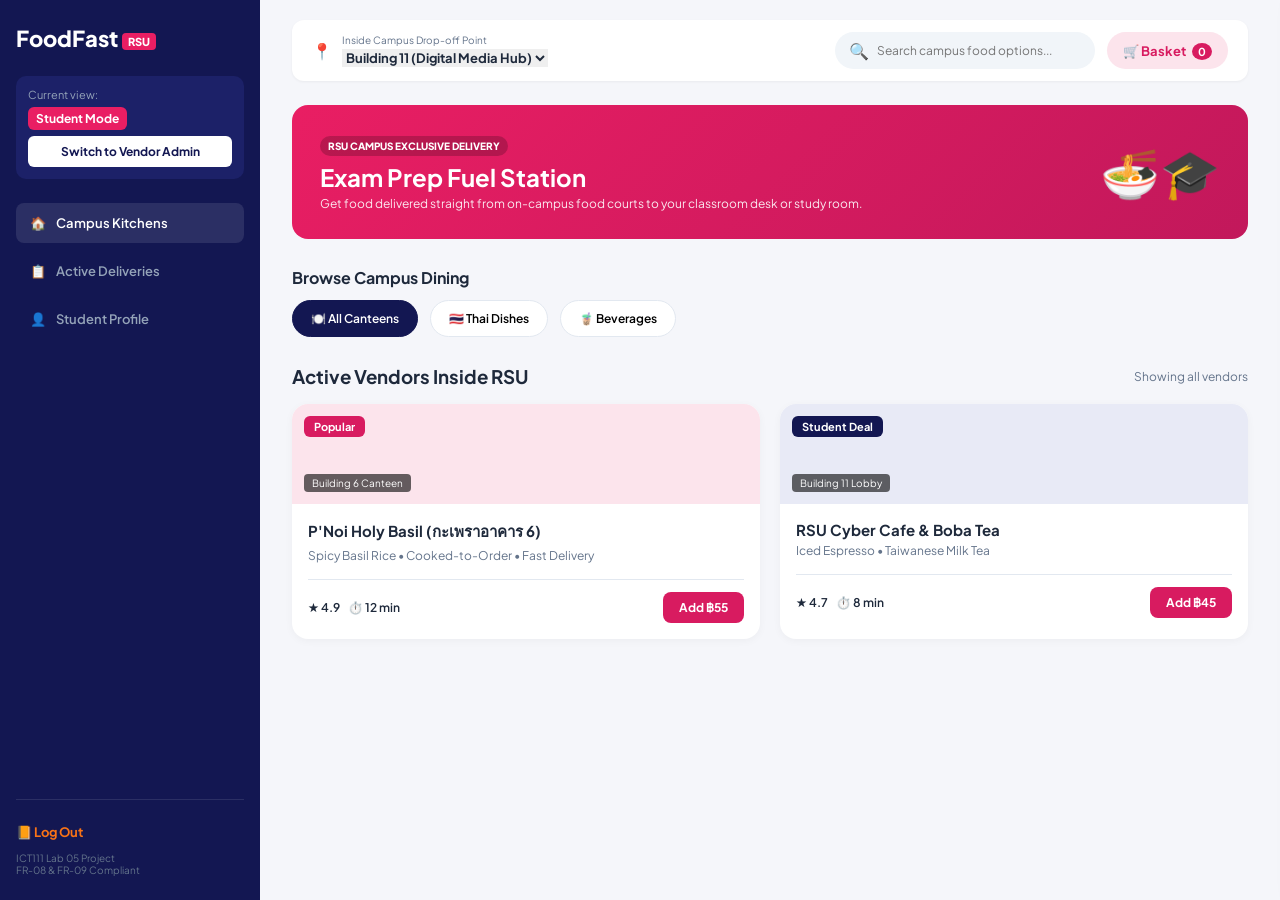
<file: index.html>
<!DOCTYPE html>
<html lang="en">

<head>
    <meta charset="UTF-8">
    <meta name="viewport" content="width=device-width, initial-scale=1.0">
    <title>FoodFast RSU — Campus Dining MVP</title>
    <link rel="stylesheet" href="style.css">
    <link href="https://fonts.googleapis.com/css2?family=Plus+Jakarta+Sans:wght@400;500;600;700;800&display=swap"
        rel="stylesheet">
</head>

<body>
    <div class="app-container">
        <!-- Sidebar Navigation -->
        <aside class="sidebar">
            <div class="brand">
                <h1>FoodFast <span>RSU</span></h1>
            </div>

            <div class="mode-switcher-card">
                <p class="view-label">Current view:</p>
                <div class="mode-badge" id="currentModeBadge">Student Mode</div>
                <button class="btn-switch" id="toggleModeBtn" onclick="toggleViewMode()">Switch to Vendor Admin</button>
            </div>

            <nav class="nav-menu" id="studentNav">
                <button class="nav-item active" onclick="switchTab('kitchens')">
                    <span class="icon">🏠</span> Campus Kitchens
                </button>
                <button class="nav-item" onclick="switchTab('deliveries')">
                    <span class="icon">📋</span> Active Deliveries
                </button>
                <button class="nav-item" onclick="switchTab('profile')">
                    <span class="icon">👤</span> Student Profile
                </button>
            </nav>

            <nav class="nav-menu hidden" id="vendorNav">
                <button class="nav-item active" onclick="switchTab('vendor-dashboard')">
                    <span class="icon">🍳</span> Kitchen Dashboard
                </button>
            </nav>

            <div class="sidebar-footer">
                <button class="btn-logout"><span class="icon">📙</span> Log Out</button>
                <div class="footer-meta">
                    <p>ICT111 Lab 05 Project</p>
                    <p>FR-08 & FR-09 Compliant</p>
                </div>
            </div>
        </aside>

        <!-- Main Content Area -->
        <main class="main-content">
            <!-- Top Header -->
            <header class="top-header">
                <div class="dropoff-selector">
                    <span class="pin-icon">📍</span>
                    <div class="dropoff-text">
                        <label>Inside Campus Drop-off Point</label>
                        <select id="dropoffSelect">
                            <option value="b11">Building 11 (Digital Media Hub)</option>
                            <option value="b6">Building 6 Canteen</option>
                            <option value="b1">Building 1 Main Library</option>
                        </select>
                    </div>
                </div>

                <div class="header-actions">
                    <div class="search-box">
                        <span class="search-icon">🔍</span>
                        <input type="text" id="searchInput" placeholder="Search campus food options..."
                            oninput="handleSearch()">
                    </div>
                    <button class="btn-basket" onclick="toggleCartDrawer()">
                        🛒 Basket <span class="cart-badge" id="cartCount">0</span>
                    </button>
                </div>
            </header>

            <!-- TAB 1: Campus Kitchens (Student Mode) -->
            <section id="tab-kitchens" class="tab-content active">
                <!-- Promo Banner -->
                <div class="promo-banner">
                    <div class="promo-text">
                        <span class="promo-tag">RSU CAMPUS EXCLUSIVE DELIVERY</span>
                        <h2>Exam Prep Fuel Station</h2>
                        <p>Get food delivered straight from on-campus food courts to your classroom desk or study room.
                        </p>
                    </div>
                    <div class="promo-graphic">🍜🎓</div>
                </div>

                <!-- Dining Categories -->
                <div class="section-title">
                    <h3>Browse Campus Dining</h3>
                </div>
                <div class="filter-pills">
                    <button class="pill active" onclick="filterCategory('all')">🍽️ All Canteens</button>
                    <button class="pill" onclick="filterCategory('thai')">🇹🇭 Thai Dishes</button>
                    <button class="pill" onclick="filterCategory('beverages')">🧋 Beverages</button>
                </div>

                <!-- Active Vendors Grid -->
                <div class="section-header">
                    <h3>Active Vendors Inside RSU</h3>
                    <span class="meta-count" id="vendorCountText">Showing all vendors</span>
                </div>

                <div class="vendor-grid" id="vendorGrid">
                    <!-- Cards dynamically loaded via script.js -->
                </div>
            </section>

            <!-- TAB 2: Active Deliveries (Student Mode) -->
            <section id="tab-deliveries" class="tab-content hidden">
                <div class="section-title">
                    <h3>Active Orders</h3>
                </div>
                <div class="delivery-card-panel" id="activeDeliveryPanel">
                    <div class="courier-icon">🛵</div>
                    <h4>FoodFast Courier dispatched from Campus Kitchen</h4>
                    <p class="route-info">Route Destination: <strong id="deliveryDestination">Building 11 (Digital Media
                            Hub)</strong></p>
                    <p class="status-msg">Status: <span id="deliveryStatusText">Preparing your fresh student
                            meal...</span></p>
                    <div class="progress-bar-container">
                        <div class="progress-bar-fill" id="deliveryProgress"></div>
                    </div>
                </div>
            </section>

            <!-- TAB 3: Student Profile -->
            <section id="tab-profile" class="tab-content hidden">
                <div class="section-title">
                    <h3>Student Account Information</h3>
                </div>
                <div class="profile-card">
                    <div class="avatar-box">🎓</div>
                    <div class="profile-details">
                        <h4>somchai.m67</h4>
                        <p>somchai.m67@rsu.ac.th</p>
                        <span class="badge-vip">FoodFast VIP Tier</span>
                    </div>
                </div>
            </section>

            <!-- TAB 4: Vendor Admin Dashboard -->
            <section id="tab-vendor-dashboard" class="tab-content hidden">
                <div class="section-title">
                    <h3>Kitchen Management Operations Portal</h3>
                    <p class="sub-text">Live incoming feeds from RSU classroom zones</p>
                </div>

                <div class="admin-grid">
                    <div class="admin-panel">
                        <div class="panel-header">
                            <h4>Incoming Orders Queue</h4>
                            <span class="live-dot">• LIVE</span>
                        </div>
                        <div class="queue-body" id="vendorQueue">
                            <p class="empty-msg">No incoming active student orders received.</p>
                        </div>
                    </div>

                    <div class="admin-panel">
                        <div class="panel-header">
                            <h4>Active Dispatch Log & Runner Assignments</h4>
                        </div>
                        <div class="metrics-row">
                            <div class="metric-box">
                                <label>ACTIVE ORDERS</label>
                                <div class="metric-val" id="activeOrderMetric">0</div>
                            </div>
                            <div class="metric-box">
                                <label>PENDING RUNNERS</label>
                                <div class="metric-val highlight">4 Available</div>
                            </div>
                        </div>

                        <h5>Dynamic Campus Dispatch Matrix</h5>
                        <table class="dispatch-table">
                            <thead>
                                <tr>
                                    <th>Order ID</th>
                                    <th>Target Destination Hub</th>
                                    <th>Preparation Phase Timeline</th>
                                    <th>Assigned Student Runner</th>
                                    <th>Operations Dispatch Status</th>
                                </tr>
                            </thead>
                            <tbody id="dispatchTableBody">
                                <tr>
                                    <td colspan="5" class="empty-msg">No routes active across campus.</td>
                                </tr>
                            </tbody>
                        </table>
                    </div>
                </div>
            </section>
        </main>

        <!-- Slide-over Order Basket / Drawer -->
        <div class="cart-overlay" id="cartOverlay" onclick="toggleCartDrawer()"></div>
        <div class="cart-drawer" id="cartDrawer">
            <div class="drawer-header">
                <h3>Your Campus Order Basket</h3>
                <button class="btn-close" onclick="toggleCartDrawer()">✕</button>
            </div>
            <div class="drawer-body" id="cartItemsList">
                <p class="empty-msg">Your basket is empty. Add items from the menu!</p>
            </div>
            <div class="drawer-footer">
                <div class="summary-line">
                    <span>Subtotal:</span>
                    <strong id="cartSubtotal">฿0.00</strong>
                </div>
                <div class="summary-line">
                    <span>Campus Delivery Fee:</span>
                    <span class="free-text">FREE</span>
                </div>
                <div class="summary-line total">
                    <span>Total:</span>
                    <strong id="cartTotal">฿0.00</strong>
                </div>
                <button class="btn-confirm" onclick="checkoutOrder()">Confirm Order & Pay</button>
            </div>
        </div>
    </div>

    <script src="script.js"></script>
</body>

</html>
</file>
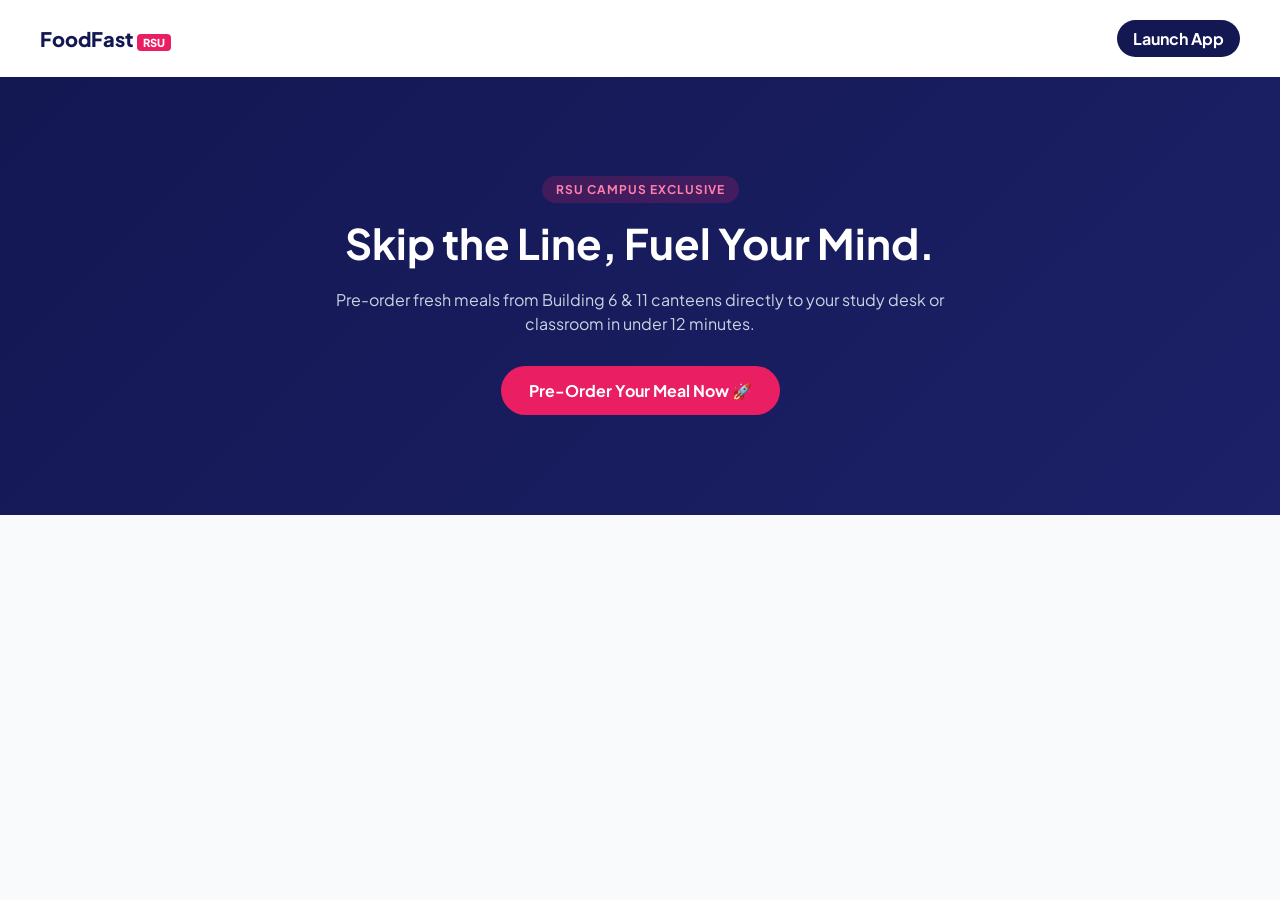
<file: landing-page/index.html>
<!DOCTYPE html>
<html lang="en">
<head>
    <meta charset="UTF-8">
    <meta name="viewport" content="width=device-width, initial-scale=1.0">
    <title>FoodFast RSU — Campus Dining Delivered Fast</title>
    <link rel="stylesheet" href="style.css">
    <link href="https://fonts.googleapis.com/css2?family=Plus+Jakarta+Sans:wght@400;600;700;800&display=swap" rel="stylesheet">
</head>
<body>
    <header class="navbar">
        <div class="logo">FoodFast <span>RSU</span></div>
        <a href="../prototype/index.html" class="btn-nav">Launch App</a>
    </header>
    <section class="hero">
        <div class="hero-content">
            <span class="badge">RSU CAMPUS EXCLUSIVE</span>
            <h1>Skip the Line, Fuel Your Mind.</h1>
            <p>Pre-order fresh meals from Building 6 & 11 canteens directly to your study desk or classroom in under 12 minutes.</p>
            <div class="cta-group">
                <a href="../prototype/index.html" class="btn-primary" id="cta-button">Pre-Order Your Meal Now 🚀</a>
            </div>
        </div>
    </section>
    <script src="script.js"></script>
</body>
</html>
</file>
<file: style.css>
:root {
    --bg-main: #f5f6fa;
    --navy-sidebar: #131752;
    --navy-card: #1c2168;
    --pink-accent: #e91e63;
    --pink-button: #d81b60;
    --text-dark: #1e293b;
    --text-muted: #64748b;
    --border-color: #e2e8f0;
    --font-family: 'Plus Jakarta Sans', -apple-system, BlinkMacSystemFont, sans-serif;
}

* {
    box-sizing: border-box;
    margin: 0;
    padding: 0;
    font-family: var(--font-family);
}

body {
    background-color: var(--bg-main);
    color: var(--text-dark);
    height: 100vh;
    overflow: hidden;
}

.app-container {
    display: flex;
    height: 100vh;
    width: 100vw;
}

/* Sidebar */
.sidebar {
    width: 260px;
    background-color: var(--navy-sidebar);
    color: #ffffff;
    display: flex;
    flex-direction: column;
    padding: 24px 16px;
    flex-shrink: 0;
}

.brand h1 {
    font-size: 22px;
    font-weight: 800;
    color: #ffffff;
}

.brand h1 span {
    background-color: var(--pink-accent);
    font-size: 11px;
    padding: 2px 6px;
    border-radius: 4px;
    vertical-align: middle;
}

.mode-switcher-card {
    background-color: var(--navy-card);
    border-radius: 10px;
    padding: 12px;
    margin-top: 24px;
    margin-bottom: 24px;
}

.view-label {
    font-size: 11px;
    color: #94a3b8;
}

.mode-badge {
    background-color: var(--pink-accent);
    color: #ffffff;
    font-size: 12px;
    font-weight: 700;
    padding: 4px 8px;
    border-radius: 6px;
    display: inline-block;
    margin: 6px 0;
}

.btn-switch {
    width: 100%;
    background-color: #ffffff;
    color: var(--navy-sidebar);
    border: none;
    padding: 8px;
    border-radius: 6px;
    font-size: 12px;
    font-weight: 700;
    cursor: pointer;
}

.nav-menu {
    display: flex;
    flex-direction: column;
    gap: 8px;
}

.nav-item {
    background: transparent;
    border: none;
    color: #94a3b8;
    padding: 12px 14px;
    border-radius: 8px;
    text-align: left;
    font-size: 13px;
    font-weight: 600;
    cursor: pointer;
    display: flex;
    align-items: center;
    gap: 10px;
}

.nav-item.active,
.nav-item:hover {
    background-color: rgba(255, 255, 255, 0.1);
    color: #ffffff;
}

.sidebar-footer {
    margin-top: auto;
    padding-top: 20px;
    border-top: 1px solid rgba(255, 255, 255, 0.1);
}

.btn-logout {
    background: transparent;
    border: none;
    color: #f97316;
    font-size: 13px;
    font-weight: 700;
    cursor: pointer;
    margin-bottom: 12px;
}

.footer-meta p {
    font-size: 10px;
    color: #64748b;
}

/* Main Content Area */
.main-content {
    flex: 1;
    overflow-y: auto;
    padding: 20px 32px;
}

.top-header {
    display: flex;
    justify-content: space-between;
    align-items: center;
    background-color: #ffffff;
    padding: 12px 20px;
    border-radius: 12px;
    margin-bottom: 24px;
    box-shadow: 0 1px 3px rgba(0, 0, 0, 0.05);
}

.dropoff-selector {
    display: flex;
    align-items: center;
    gap: 10px;
}

.dropoff-text label {
    display: block;
    font-size: 10px;
    color: var(--text-muted);
}

.dropoff-text select {
    border: none;
    font-size: 13px;
    font-weight: 700;
    color: var(--text-dark);
    outline: none;
}

.header-actions {
    display: flex;
    gap: 12px;
}

.search-box {
    background-color: #f1f5f9;
    padding: 8px 14px;
    border-radius: 20px;
    display: flex;
    align-items: center;
    gap: 8px;
    width: 260px;
}

.search-box input {
    border: none;
    background: transparent;
    outline: none;
    font-size: 12px;
    width: 100%;
}

.btn-basket {
    background-color: #fce4ec;
    color: var(--pink-button);
    border: none;
    padding: 8px 16px;
    border-radius: 20px;
    font-size: 13px;
    font-weight: 700;
    cursor: pointer;
}

.cart-badge {
    background-color: var(--pink-button);
    color: #ffffff;
    border-radius: 50%;
    padding: 2px 6px;
    font-size: 11px;
    margin-left: 4px;
}

/* Promo Banner */
.promo-banner {
    background: linear-gradient(135deg, #e91e63, #c2185b);
    color: #ffffff;
    padding: 28px;
    border-radius: 16px;
    display: flex;
    justify-content: space-between;
    align-items: center;
    margin-bottom: 28px;
}

.promo-tag {
    background-color: rgba(0, 0, 0, 0.2);
    font-size: 10px;
    font-weight: 800;
    padding: 4px 8px;
    border-radius: 10px;
}

.promo-text h2 {
    font-size: 24px;
    margin: 8px 0 4px 0;
}

.promo-text p {
    font-size: 12px;
    opacity: 0.9;
}

.promo-graphic {
    font-size: 48px;
}

/* Section Title & Filters */
.section-title h3 {
    font-size: 16px;
    font-weight: 700;
    margin-bottom: 12px;
}

.filter-pills {
    display: flex;
    gap: 12px;
    margin-bottom: 28px;
}

.pill {
    background-color: #ffffff;
    border: 1px solid var(--border-color);
    padding: 10px 18px;
    border-radius: 20px;
    font-size: 12px;
    font-weight: 600;
    cursor: pointer;
}

.pill.active {
    background-color: var(--navy-sidebar);
    color: #ffffff;
    border-color: var(--navy-sidebar);
}

.section-header {
    display: flex;
    justify-content: space-between;
    align-items: center;
    margin-bottom: 16px;
}

.meta-count {
    font-size: 12px;
    color: var(--text-muted);
}

/* Vendor Grid */
.vendor-grid {
    display: grid;
    grid-template-columns: repeat(auto-fill, minmax(320px, 1fr));
    gap: 20px;
}

.vendor-card {
    background-color: #ffffff;
    border-radius: 16px;
    overflow: hidden;
    box-shadow: 0 2px 8px rgba(0, 0, 0, 0.04);
}

.card-top {
    height: 100px;
    padding: 12px;
    display: flex;
    flex-direction: column;
    justify-content: space-between;
    align-items: flex-start;
}

.card-top.pink-bg {
    background-color: #fce4ec;
}

.card-top.purple-bg {
    background-color: #e8eaf6;
}

.badge-tag {
    font-size: 11px;
    font-weight: 700;
    color: #ffffff;
    padding: 4px 10px;
    border-radius: 6px;
}

.badge-tag.popular {
    background-color: var(--pink-button);
}

.badge-tag.deal {
    background-color: var(--navy-sidebar);
}

.badge-building {
    background-color: rgba(0, 0, 0, 0.6);
    color: #ffffff;
    font-size: 10px;
    padding: 3px 8px;
    border-radius: 4px;
}

.card-body {
    padding: 16px;
}

.card-body h4 {
    font-size: 15px;
    margin-bottom: 4px;
}

.card-body p {
    font-size: 12px;
    color: var(--text-muted);
    margin-bottom: 16px;
}

.card-footer {
    display: flex;
    justify-content: space-between;
    align-items: center;
    border-top: 1px solid var(--border-color);
    padding-top: 12px;
}

.rating-time {
    font-size: 12px;
    font-weight: 600;
}

.btn-add {
    background-color: var(--pink-button);
    color: #ffffff;
    border: none;
    padding: 8px 16px;
    border-radius: 8px;
    font-size: 12px;
    font-weight: 700;
    cursor: pointer;
}

/* Delivery Panel */
.delivery-card-panel {
    background-color: #ffffff;
    padding: 36px;
    border-radius: 16px;
    text-align: center;
    margin-top: 20px;
}

.courier-icon {
    font-size: 48px;
    margin-bottom: 12px;
}

.progress-bar-container {
    height: 8px;
    background-color: #e2e8f0;
    border-radius: 10px;
    width: 60%;
    margin: 20px auto 0 auto;
    overflow: hidden;
}

.progress-bar-fill {
    height: 100%;
    width: 35%;
    background-color: var(--pink-button);
    transition: width 0.5s ease;
}

/* Profile Card */
.profile-card {
    background-color: #ffffff;
    padding: 24px;
    border-radius: 16px;
    display: flex;
    gap: 20px;
    align-items: center;
}

.avatar-box {
    font-size: 40px;
    background-color: #f1f5f9;
    padding: 16px;
    border-radius: 50%;
}

.badge-vip {
    background-color: #e0e7ff;
    color: #3730a3;
    font-size: 11px;
    font-weight: 700;
    padding: 2px 8px;
    border-radius: 4px;
}

/* Admin Dashboard */
.admin-grid {
    display: grid;
    grid-template-columns: 1fr 2fr;
    gap: 20px;
}

.admin-panel {
    background-color: #ffffff;
    border-radius: 16px;
    padding: 20px;
}

.panel-header {
    display: flex;
    justify-content: space-between;
    margin-bottom: 16px;
}

.live-dot {
    color: var(--pink-button);
    font-weight: 800;
    font-size: 11px;
}

.metrics-row {
    display: flex;
    gap: 16px;
    margin-bottom: 20px;
}

.metric-box {
    background-color: #f8fafc;
    padding: 12px;
    border-radius: 8px;
    flex: 1;
}

.metric-box label {
    font-size: 10px;
    color: var(--text-muted);
}

.metric-val {
    font-size: 20px;
    font-weight: 800;
}

.metric-val.highlight {
    color: var(--navy-sidebar);
    font-size: 15px;
}

.dispatch-table {
    width: 100%;
    border-collapse: collapse;
    font-size: 12px;
    margin-top: 12px;
}

.dispatch-table th,
.dispatch-table td {
    padding: 10px;
    text-align: left;
    border-bottom: 1px solid var(--border-color);
}

/* Slide Drawer Cart */
.cart-overlay {
    position: fixed;
    top: 0;
    left: 0;
    width: 100vw;
    height: 100vh;
    background: rgba(0, 0, 0, 0.4);
    display: none;
    z-index: 100;
}

.cart-drawer {
    position: fixed;
    top: 0;
    right: -400px;
    width: 380px;
    height: 100vh;
    background-color: #ffffff;
    box-shadow: -4px 0 20px rgba(0, 0, 0, 0.1);
    transition: right 0.3s ease;
    z-index: 101;
    display: flex;
    flex-direction: column;
}

.cart-drawer.open {
    right: 0;
}

.cart-overlay.open {
    display: block;
}

.drawer-header {
    padding: 20px;
    border-bottom: 1px solid var(--border-color);
    display: flex;
    justify-content: space-between;
}

.drawer-body {
    flex: 1;
    padding: 20px;
    overflow-y: auto;
}

.drawer-footer {
    padding: 20px;
    border-top: 1px solid var(--border-color);
}

.summary-line {
    display: flex;
    justify-content: space-between;
    font-size: 13px;
    margin-bottom: 8px;
}

.summary-line.total {
    font-size: 16px;
    font-weight: 800;
    color: var(--navy-sidebar);
    margin-top: 12px;
}

.btn-confirm {
    width: 100%;
    background-color: var(--navy-sidebar);
    color: #ffffff;
    border: none;
    padding: 14px;
    border-radius: 10px;
    font-size: 14px;
    font-weight: 700;
    cursor: pointer;
}

.free-text {
    color: #16a34a;
    font-weight: 700;
}

.hidden {
    display: none !important;
}
</file>
<file: landing-page/style.css>
:root { 
    --navy: #131752; 
    --pink: #e91e63; 
    --bg-light: #f8fafc; 
}

* { 
    margin: 0; 
    padding: 0; 
    box-sizing: border-box; 
    font-family: 'Plus Jakarta Sans', sans-serif; 
}

body { 
    background: var(--bg-light); 
}

.navbar { 
    display: flex; 
    justify-content: space-between; 
    align-items: center; 
    padding: 20px 40px; 
    background: #fff; 
    box-shadow: 0 2px 10px rgba(0,0,0,0.05); 
}

.logo { 
    font-size: 20px; 
    font-weight: 800; 
    color: var(--navy); 
}

.logo span { 
    background: var(--pink); 
    color: #fff; 
    padding: 2px 6px; 
    border-radius: 4px; 
    font-size: 11px; 
}

.btn-nav { 
    background: var(--navy); 
    color: #fff; 
    padding: 8px 16px; 
    border-radius: 20px; 
    text-decoration: none; 
    font-weight: 700; 
}

.hero { 
    text-align: center; 
    padding: 100px 20px; 
    background: linear-gradient(135deg, #131752, #1c2168); 
    color: #fff; 
}

.hero-content {
    max-width: 650px;
    margin: 0 auto;
}

.badge { 
    background: rgba(233,30,99,0.2); 
    color: #ff80ab; 
    padding: 6px 14px; 
    border-radius: 20px; 
    font-size: 12px; 
    font-weight: 700; 
    letter-spacing: 1px;
}

.hero h1 { 
    font-size: 42px; 
    margin: 20px 0; 
    line-height: 1.2;
}

.hero p {
    font-size: 16px;
    color: #cbd5e1;
    margin-bottom: 30px;
    line-height: 1.5;
}

.btn-primary { 
    background: var(--pink); 
    color: #fff; 
    padding: 14px 28px; 
    border-radius: 30px; 
    text-decoration: none; 
    font-weight: 700; 
    display: inline-block; 
    transition: transform 0.2s ease;
}

.btn-primary:hover {
    transform: translateY(-2px);
}
</file>
